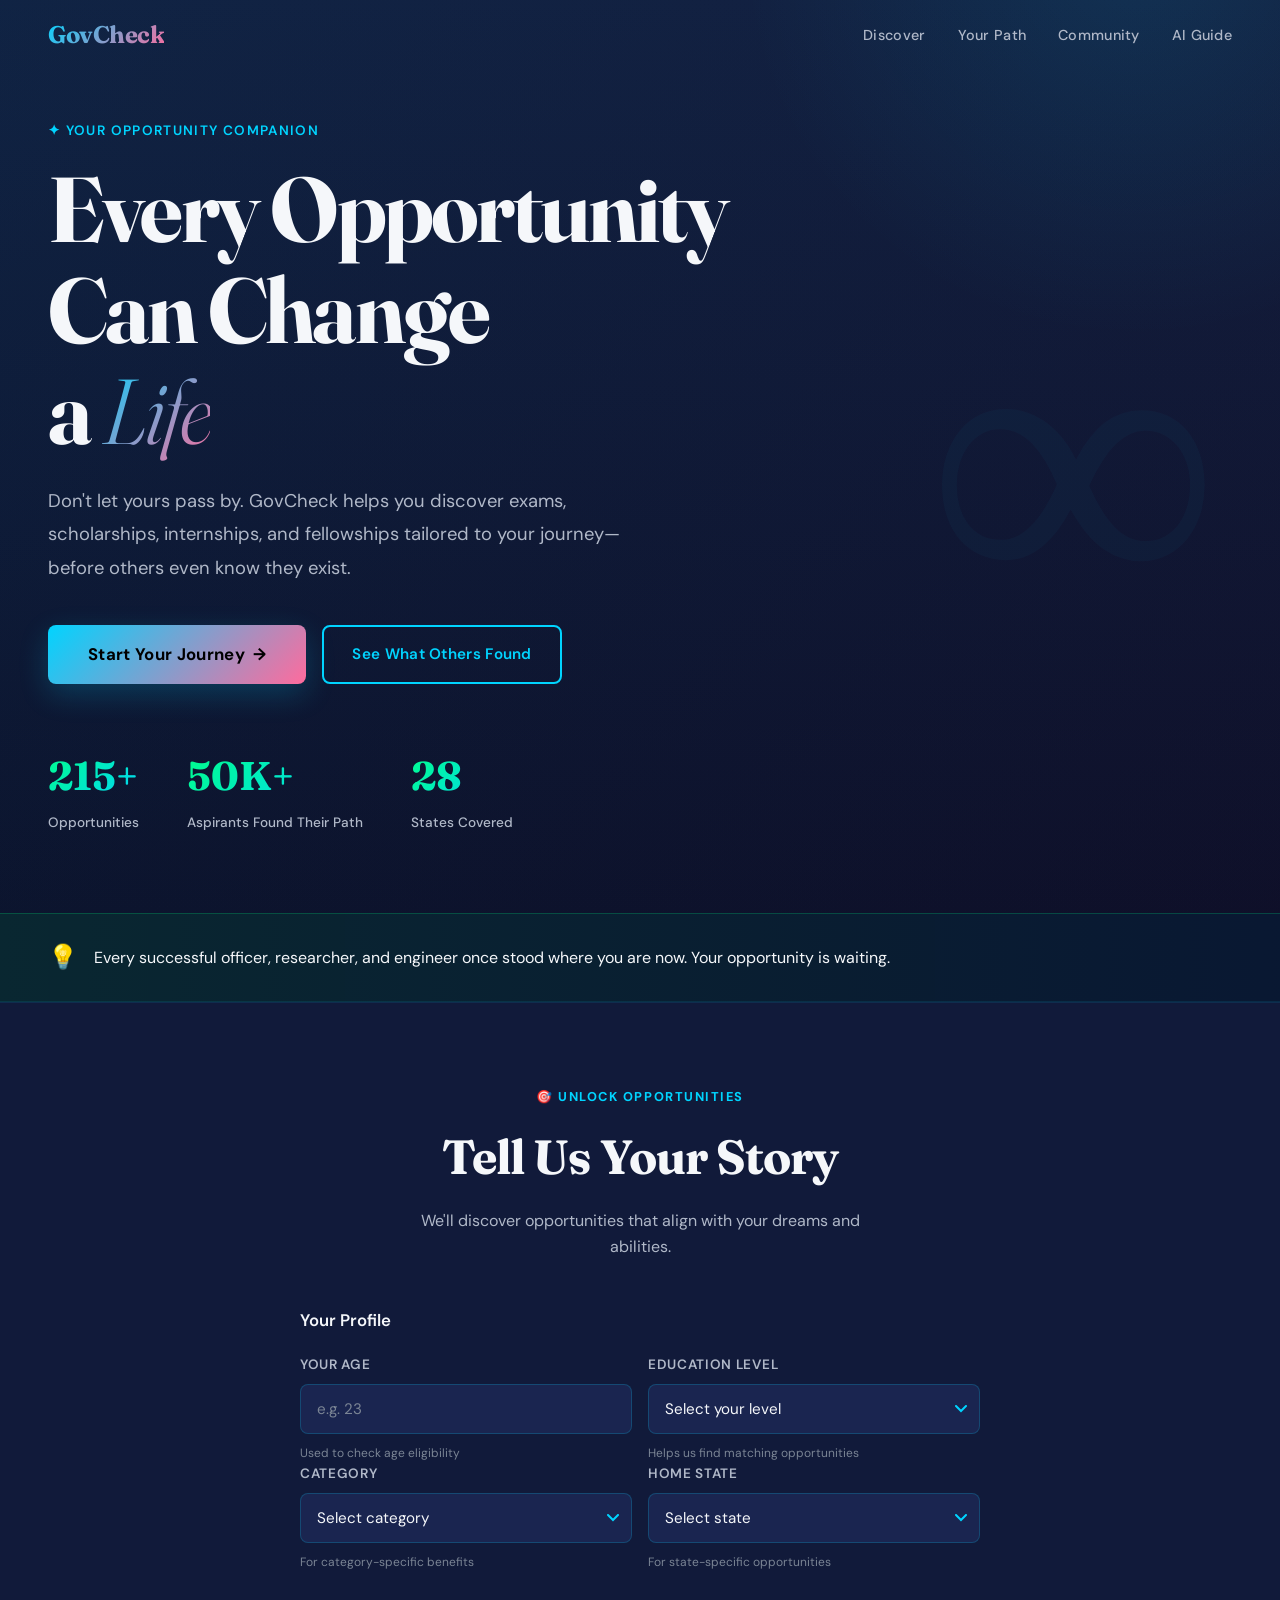
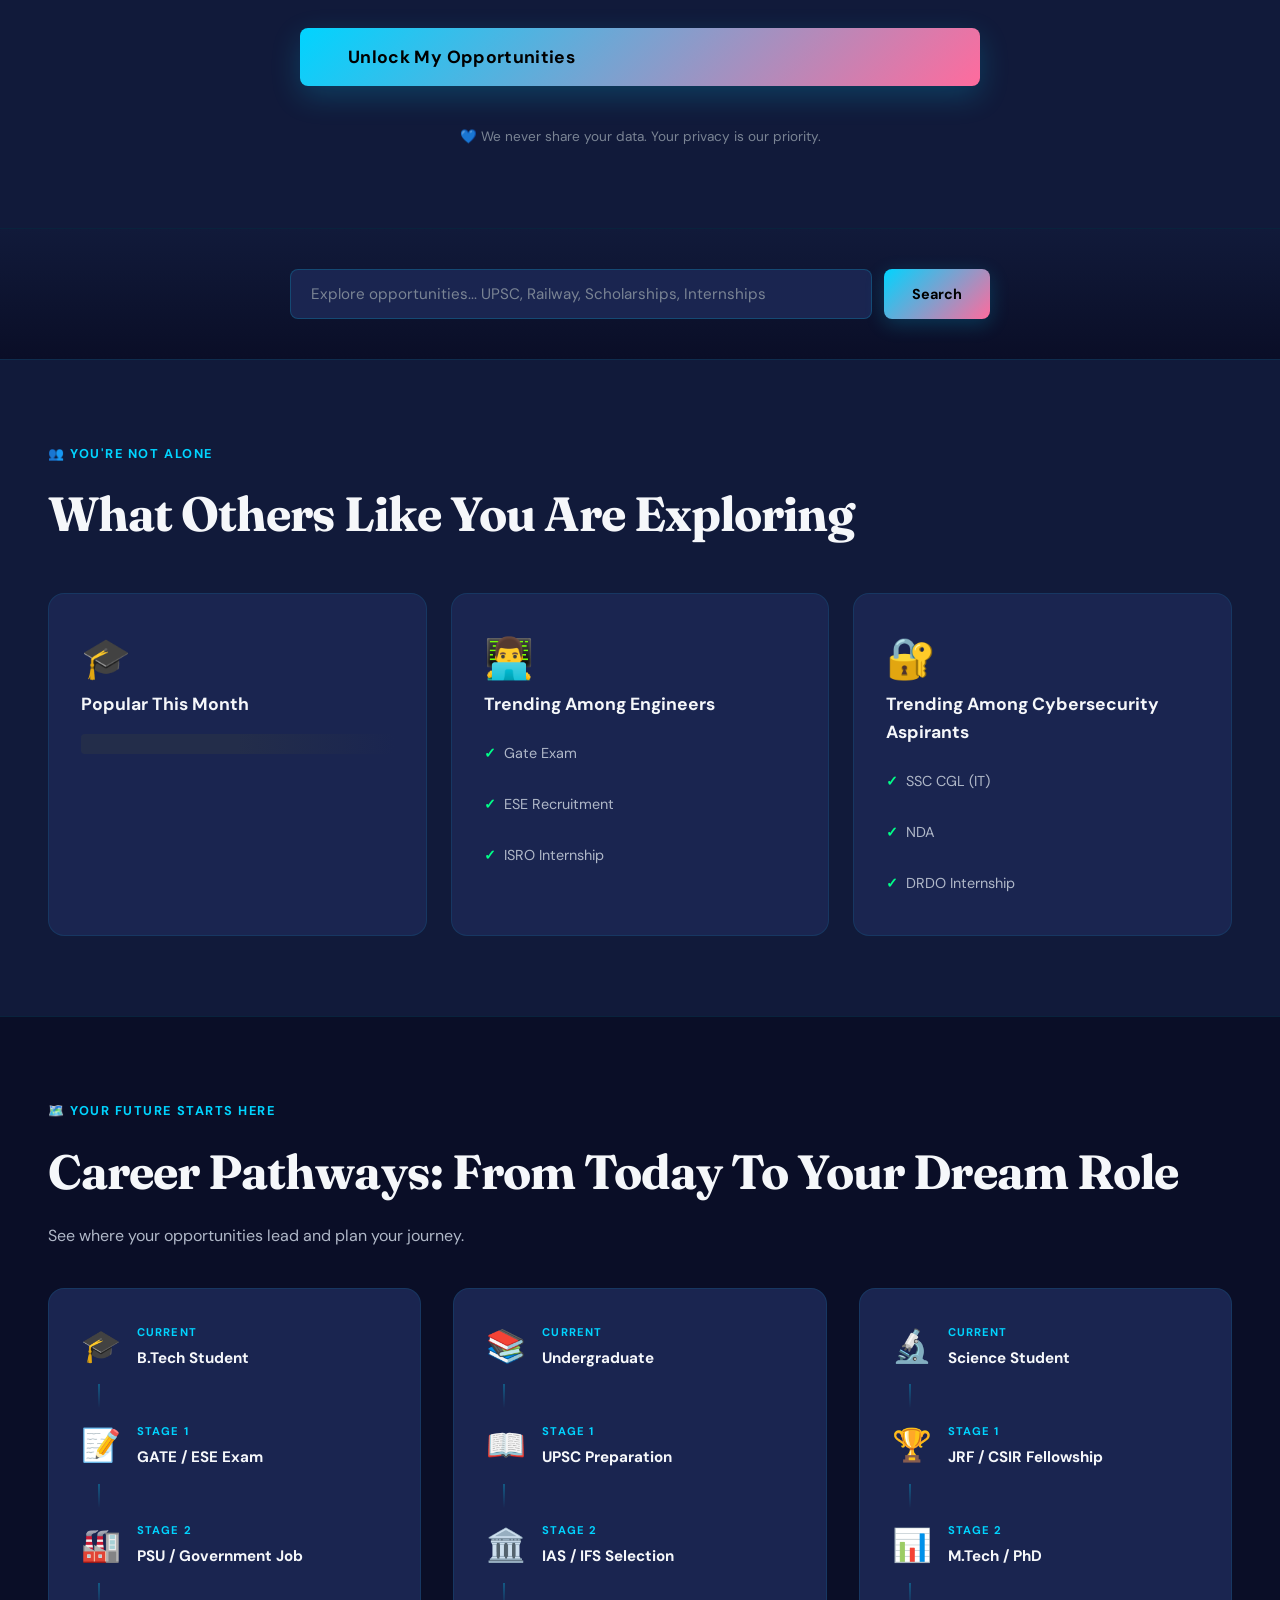
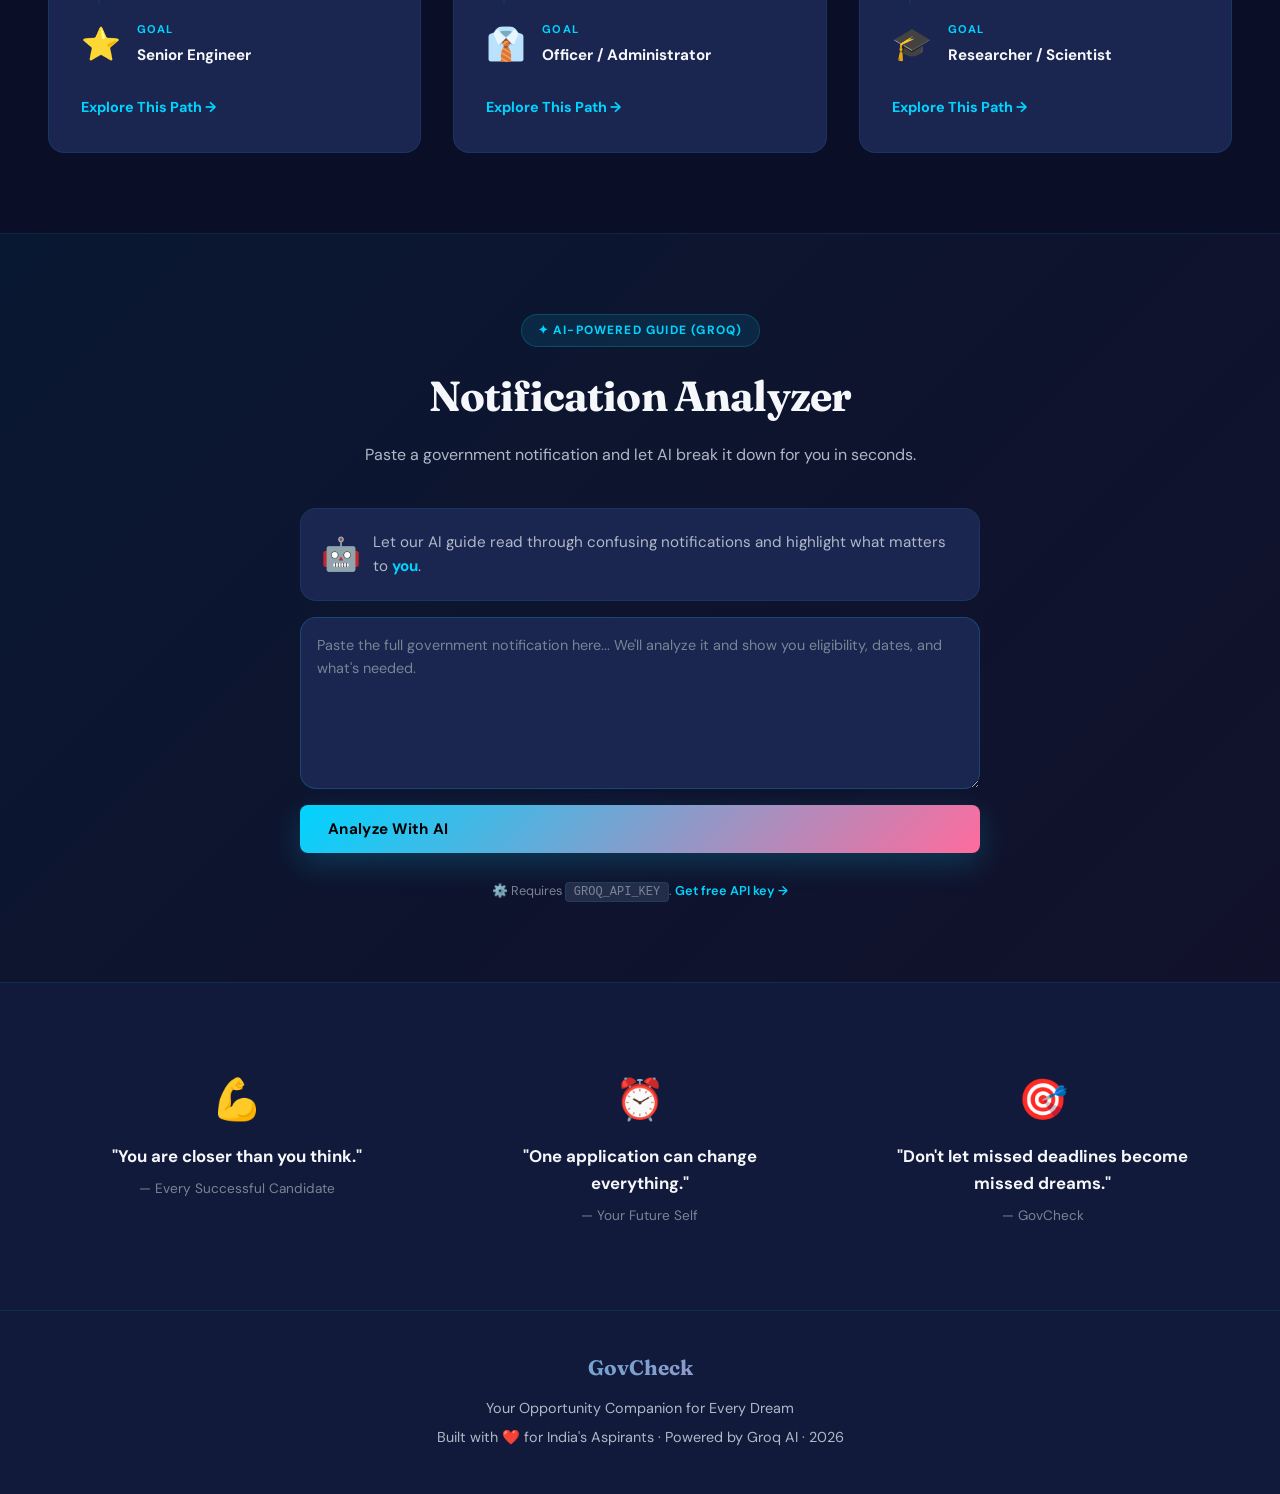
<file: templates/index.html>
<!DOCTYPE html>
<html lang="en">
<head>
    <meta charset="UTF-8" />
    <meta name="viewport" content="width=device-width, initial-scale=1.0" />
    <title>GovCheck — Your Opportunity Companion</title>
    <link rel="preconnect" href="https://fonts.googleapis.com" />
    <link href="https://fonts.googleapis.com/css2?family=Fraunces:ital,opsz,wght@0,9..144,300;0,9..144,600;0,9..144,700;1,9..144,400&family=DM+Sans:wght@300;400;500;600&display=swap" rel="stylesheet" />
    <link rel="stylesheet" href="/static/style.css" />
</head>
<body>

<!-- ══════════════════════════════════════════════════════
     NAVIGATION
     ══════════════════════════════════════════════════════ -->
<nav class="navbar" id="navbar">
    <a class="nav-brand" href="#">Gov<span>Check</span></a>
    <div class="navbar-nav">
        <a href="#discover">Discover</a>
        <a href="#roadmap">Your Path</a>
        <a href="#community">Community</a>
        <a href="#ai-tool">AI Guide</a>
    </div>
</nav>

<!-- ══════════════════════════════════════════════════════
     HERO SECTION - EMOTIONAL HOOK
     ══════════════════════════════════════════════════════ -->
<section class="hero" id="home">
    <div class="hero-overlay"></div>
    <div class="hero-bg-text">∞</div>
    <div class="hero-content">
        <p class="hero-eyebrow">✦ Your Opportunity Companion</p>
        <h1 class="hero-title">Every Opportunity Can Change<br />a <em>Life</em></h1>
        <p class="hero-sub">Don't let yours pass by. GovCheck helps you discover exams, scholarships, internships, and fellowships tailored to your journey—before others even know they exist.</p>
        
        <div class="hero-cta">
            <a href="#discover" class="btn-primary btn-lg">
                <span>Start Your Journey</span>
                <span class="arrow">→</span>
            </a>
            <a href="#community" class="btn-secondary">See What Others Found</a>
        </div>
        
        <div class="hero-stats">
            <div class="hero-stat">
                <span class="hero-stat-number">215+</span>
                <span class="hero-stat-label">Opportunities</span>
            </div>
            <div class="hero-stat">
                <span class="hero-stat-number">50K+</span>
                <span class="hero-stat-label">Aspirants Found Their Path</span>
            </div>
            <div class="hero-stat">
                <span class="hero-stat-number">28</span>
                <span class="hero-stat-label">States Covered</span>
            </div>
        </div>
    </div>
</section>

<!-- ══════════════════════════════════════════════════════
     MOTIVATIONAL BANNER
     ══════════════════════════════════════════════════════ -->
<section class="motivation-banner">
    <div class="motivation-content">
        <span class="motivation-icon">💡</span>
        <p class="motivation-text">Every successful officer, researcher, and engineer once stood where you are now. Your opportunity is waiting.</p>
    </div>
</section>

<!-- ══════════════════════════════════════════════════════
     OPPORTUNITY DISCOVERY FORM
     ══════════════════════════════════════════════════════ -->
<section class="form-section" id="discover">
    <div class="form-container">
        <div class="form-header">
            <p class="section-eyebrow">🎯 Unlock Opportunities</p>
            <h2>Tell Us Your Story</h2>
            <p class="form-sub">We'll discover opportunities that align with your dreams and abilities.</p>
        </div>

        <form id="eligibility-form" class="eligibility-form">
            <!-- Profile Section -->
            <div class="form-section-group">
                <h3 class="form-section-title">Your Profile</h3>
                
                <div class="form-row">
                    <div class="form-group">
                        <label for="age">Your Age</label>
                        <input type="number" id="age" name="age" placeholder="e.g. 23" min="10" max="60" required />
                        <span class="form-hint">Used to check age eligibility</span>
                    </div>
                    <div class="form-group">
                        <label for="status">Education Level</label>
                        <select id="status" name="status" required>
                            <option value="">Select your level</option>
                            <option value="10th">10th Pass</option>
                            <option value="12th">12th Pass</option>
                            <option value="graduation">Undergraduate (Pursuing/Completed)</option>
                            <option value="post-graduation">Postgraduate</option>
                        </select>
                        <span class="form-hint">Helps us find matching opportunities</span>
                    </div>
                </div>

                <div class="form-row">
                    <div class="form-group">
                        <label for="category">Category</label>
                        <select id="category" name="category" required>
                            <option value="">Select category</option>
                            <option value="general">General</option>
                            <option value="obc">OBC</option>
                            <option value="sc">SC</option>
                            <option value="st">ST</option>
                        </select>
                        <span class="form-hint">For category-specific benefits</span>
                    </div>
                    <div class="form-group">
                        <label for="state">Home State</label>
                        <select id="state" name="state" required>
                            <option value="">Select state</option>
                            <option value="andhra_pradesh">Andhra Pradesh</option>
                            <option value="arunachal_pradesh">Arunachal Pradesh</option>
                            <option value="assam">Assam</option>
                            <option value="bihar">Bihar</option>
                            <option value="chhattisgarh">Chhattisgarh</option>
                            <option value="goa">Goa</option>
                            <option value="gujarat">Gujarat</option>
                            <option value="haryana">Haryana</option>
                            <option value="himachal_pradesh">Himachal Pradesh</option>
                            <option value="jharkhand">Jharkhand</option>
                            <option value="karnataka">Karnataka</option>
                            <option value="kerala">Kerala</option>
                            <option value="madhya_pradesh">Madhya Pradesh</option>
                            <option value="maharashtra">Maharashtra</option>
                            <option value="manipur">Manipur</option>
                            <option value="meghalaya">Meghalaya</option>
                            <option value="mizoram">Mizoram</option>
                            <option value="nagaland">Nagaland</option>
                            <option value="odisha">Odisha</option>
                            <option value="punjab">Punjab</option>
                            <option value="rajasthan">Rajasthan</option>
                            <option value="sikkim">Sikkim</option>
                            <option value="tamil_nadu">Tamil Nadu</option>
                            <option value="telangana">Telangana</option>
                            <option value="tripura">Tripura</option>
                            <option value="uttar_pradesh">Uttar Pradesh</option>
                            <option value="uttarakhand">Uttarakhand</option>
                            <option value="west_bengal">West Bengal</option>
                            <option value="delhi">Delhi</option>
                            <option value="jammu_kashmir">Jammu & Kashmir</option>
                            <option value="ladakh">Ladakh</option>
                        </select>
                        <span class="form-hint">For state-specific opportunities</span>
                    </div>
                </div>
            </div>

            <div id="error-msg" class="error-msg"></div>
            
            <button type="submit" class="btn-primary full-width btn-xl" id="find-btn">
                <span>Unlock My Opportunities</span>
            </button>

            <p class="form-footer-text">💙 We never share your data. Your privacy is our priority.</p>
        </form>
    </div>
</section>

<!-- ══════════════════════════════════════════════════════
     SEARCH SECTION
     ══════════════════════════════════════════════════════ -->
<section class="search-section">
    <div class="search-wrap">
        <input id="global-search" type="text" placeholder="Explore opportunities... UPSC, Railway, Scholarships, Internships" autocomplete="off" />
        <button id="search-btn">Search</button>
    </div>
    <div id="search-results" class="search-results hidden"></div>
</section>

<!-- ══════════════════════════════════════════════════════
     RESULTS SECTION - UNLOCKED OPPORTUNITIES
     ══════════════════════════════════════════════════════ -->
<section class="results-section hidden" id="results-section">
    <div class="results-hero">
        <div id="personalized-greeting" class="personalized-greeting">
            <span class="greeting-icon">🎉</span>
            <h2 id="greeting-text"></h2>
            <p id="greeting-subtext"></p>
        </div>
    </div>

    <div class="results-header">
        <div>
            <p class="section-eyebrow">🔓 Your Unlocked Opportunities</p>
            <h2 id="result-count">Loading...</h2>
        </div>
        <div class="filter-tabs">
            <button class="filter-tab active" data-filter="all">All</button>
            <button class="filter-tab" data-filter="central">Central</button>
            <button class="filter-tab" data-filter="state">State</button>
        </div>
    </div>

    <!-- Opportunity Highlights -->
    <div class="opportunity-highlights">
        <div class="highlight-card">
            <span class="highlight-icon">⚡</span>
            <div>
                <div class="highlight-label">Perfect Matches</div>
                <div id="perfect-matches" class="highlight-count">-</div>
            </div>
        </div>
        <div class="highlight-card">
            <span class="highlight-icon">⏰</span>
            <div>
                <div class="highlight-label">Closing Soon</div>
                <div id="closing-soon" class="highlight-count">-</div>
            </div>
        </div>
        <div class="highlight-card">
            <span class="highlight-icon">🆕</span>
            <div>
                <div class="highlight-label">Recently Added</div>
                <div id="recently-added" class="highlight-count">-</div>
            </div>
        </div>
    </div>

    <div id="no-results" class="no-results hidden">
        <div class="no-results-icon">🌟</div>
        <h3>Hmm, No Direct Matches Found</h3>
        <p>But don't worry! Expand your search or check back tomorrow—new opportunities are added regularly.</p>
        <a href="#home" class="btn-primary">Try Different Filters</a>
    </div>

    <div class="results-columns">
        <div id="central-wrapper" class="results-column">
            <h3 class="column-heading">🏛️ Central Government</h3>
            <p class="column-subtitle">Pan-India opportunities</p>
            <div id="central-list"></div>
        </div>
        <div id="state-wrapper" class="results-column">
            <h3 class="column-heading">🗺️ State Government</h3>
            <p class="column-subtitle">Local to your state</p>
            <div id="state-list"></div>
        </div>
    </div>
</section>

<!-- ══════════════════════════════════════════════════════
     WHAT YOU MIGHT BE MISSING
     ══════════════════════════════════════════════════════ -->
<section class="opportunity-radar hidden" id="opportunity-radar">
    <div class="radar-container">
        <p class="section-eyebrow">🎁 What You Might Be Missing</p>
        <h2>Hidden Opportunities You Qualify For</h2>
        <p class="radar-subtitle">These opportunities are less known but could be perfect for you.</p>
        
        <div id="hidden-opportunities" class="hidden-opportunities-grid">
            <!-- Populated dynamically -->
        </div>
    </div>
</section>

<!-- ══════════════════════════════════════════════════════
     COMMUNITY INSIGHTS
     ══════════════════════════════════════════════════════ -->
<section class="community-section" id="community">
    <div class="community-container">
        <p class="section-eyebrow">👥 You're Not Alone</p>
        <h2>What Others Like You Are Exploring</h2>

        <div class="community-grid">
            <div class="community-card">
                <span class="community-icon">🎓</span>
                <h3>Popular This Month</h3>
                <div id="trending-opportunities" class="community-list">
                    <div class="loading-skeleton"></div>
                </div>
            </div>

            <div class="community-card">
                <span class="community-icon">👨‍💻</span>
                <h3>Trending Among Engineers</h3>
                <div class="community-list">
                    <div class="community-item">Gate Exam</div>
                    <div class="community-item">ESE Recruitment</div>
                    <div class="community-item">ISRO Internship</div>
                </div>
            </div>

            <div class="community-card">
                <span class="community-icon">🔐</span>
                <h3>Trending Among Cybersecurity Aspirants</h3>
                <div class="community-list">
                    <div class="community-item">SSC CGL (IT)</div>
                    <div class="community-item">NDA</div>
                    <div class="community-item">DRDO Internship</div>
                </div>
            </div>
        </div>
    </div>
</section>

<!-- ══════════════════════════════════════════════════════
     CAREER ROADMAPS
     ══════════════════════════════════════════════════════ -->
<section class="roadmap-section" id="roadmap">
    <div class="roadmap-container">
        <p class="section-eyebrow">🗺️ Your Future Starts Here</p>
        <h2>Career Pathways: From Today To Your Dream Role</h2>
        <p class="roadmap-subtitle">See where your opportunities lead and plan your journey.</p>

        <div class="roadmaps-grid">
            <!-- Roadmap 1: Engineering -->
            <div class="roadmap-card">
                <div class="roadmap-path">
                    <div class="roadmap-step">
                        <div class="step-icon">🎓</div>
                        <div class="step-content">
                            <p class="step-label">Current</p>
                            <p class="step-title">B.Tech Student</p>
                        </div>
                    </div>
                    <div class="step-connector"></div>
                    <div class="roadmap-step">
                        <div class="step-icon">📝</div>
                        <div class="step-content">
                            <p class="step-label">Stage 1</p>
                            <p class="step-title">GATE / ESE Exam</p>
                        </div>
                    </div>
                    <div class="step-connector"></div>
                    <div class="roadmap-step">
                        <div class="step-icon">🏭</div>
                        <div class="step-content">
                            <p class="step-label">Stage 2</p>
                            <p class="step-title">PSU / Government Job</p>
                        </div>
                    </div>
                    <div class="step-connector"></div>
                    <div class="roadmap-step">
                        <div class="step-icon">⭐</div>
                        <div class="step-content">
                            <p class="step-label">Goal</p>
                            <p class="step-title">Senior Engineer</p>
                        </div>
                    </div>
                </div>
                <a href="#" class="roadmap-link">Explore This Path →</a>
            </div>

            <!-- Roadmap 2: Civil Services -->
            <div class="roadmap-card">
                <div class="roadmap-path">
                    <div class="roadmap-step">
                        <div class="step-icon">📚</div>
                        <div class="step-content">
                            <p class="step-label">Current</p>
                            <p class="step-title">Undergraduate</p>
                        </div>
                    </div>
                    <div class="step-connector"></div>
                    <div class="roadmap-step">
                        <div class="step-icon">📖</div>
                        <div class="step-content">
                            <p class="step-label">Stage 1</p>
                            <p class="step-title">UPSC Preparation</p>
                        </div>
                    </div>
                    <div class="step-connector"></div>
                    <div class="roadmap-step">
                        <div class="step-icon">🏛️</div>
                        <div class="step-content">
                            <p class="step-label">Stage 2</p>
                            <p class="step-title">IAS / IFS Selection</p>
                        </div>
                    </div>
                    <div class="step-connector"></div>
                    <div class="roadmap-step">
                        <div class="step-icon">👔</div>
                        <div class="step-content">
                            <p class="step-label">Goal</p>
                            <p class="step-title">Officer / Administrator</p>
                        </div>
                    </div>
                </div>
                <a href="#" class="roadmap-link">Explore This Path →</a>
            </div>

            <!-- Roadmap 3: Research -->
            <div class="roadmap-card">
                <div class="roadmap-path">
                    <div class="roadmap-step">
                        <div class="step-icon">🔬</div>
                        <div class="step-content">
                            <p class="step-label">Current</p>
                            <p class="step-title">Science Student</p>
                        </div>
                    </div>
                    <div class="step-connector"></div>
                    <div class="roadmap-step">
                        <div class="step-icon">🏆</div>
                        <div class="step-content">
                            <p class="step-label">Stage 1</p>
                            <p class="step-title">JRF / CSIR Fellowship</p>
                        </div>
                    </div>
                    <div class="step-connector"></div>
                    <div class="roadmap-step">
                        <div class="step-icon">📊</div>
                        <div class="step-content">
                            <p class="step-label">Stage 2</p>
                            <p class="step-title">M.Tech / PhD</p>
                        </div>
                    </div>
                    <div class="step-connector"></div>
                    <div class="roadmap-step">
                        <div class="step-icon">🎓</div>
                        <div class="step-content">
                            <p class="step-label">Goal</p>
                            <p class="step-title">Researcher / Scientist</p>
                        </div>
                    </div>
                </div>
                <a href="#" class="roadmap-link">Explore This Path →</a>
            </div>
        </div>
    </div>
</section>

<!-- ══════════════════════════════════════════════════════
     AI GUIDE SECTION
     ══════════════════════════════════════════════════════ -->
<section class="ai-section" id="ai-tool">
    <div class="ai-container">
        <div class="ai-header">
            <span class="ai-badge">✦ AI-Powered Guide (Groq)</span>
            <h2>Notification Analyzer</h2>
            <p>Paste a government notification and let AI break it down for you in seconds.</p>
        </div>

        <div class="ai-body">
            <div class="ai-intro">
                <span class="ai-icon">🤖</span>
                <p>Let our AI guide read through confusing notifications and highlight what matters to <strong>you</strong>.</p>
            </div>

            <textarea id="ai-input" placeholder="Paste the full government notification here... We'll analyze it and show you eligibility, dates, and what's needed." rows="6"></textarea>
            <button id="ai-btn" class="btn-primary">Analyze With AI</button>
            
            <div id="ai-result" class="ai-result hidden"></div>
            
            <p class="ai-note">⚙️ Requires <code>GROQ_API_KEY</code>. <a href="https://console.groq.com/keys" target="_blank">Get free API key →</a></p>
        </div>
    </div>
</section>

<!-- ══════════════════════════════════════════════════════
     MOTIVATIONAL SECTION
     ══════════════════════════════════════════════════════ -->
<section class="motivation-section">
    <div class="motivation-grid">
        <div class="motivation-item">
            <span class="motivation-emoji">💪</span>
            <p class="motivation-quote">"You are closer than you think."</p>
            <p class="motivation-author">— Every Successful Candidate</p>
        </div>
        <div class="motivation-item">
            <span class="motivation-emoji">⏰</span>
            <p class="motivation-quote">"One application can change everything."</p>
            <p class="motivation-author">— Your Future Self</p>
        </div>
        <div class="motivation-item">
            <span class="motivation-emoji">🎯</span>
            <p class="motivation-quote">"Don't let missed deadlines become missed dreams."</p>
            <p class="motivation-author">— GovCheck</p>
        </div>
    </div>
</section>

<!-- ══════════════════════════════════════════════════════
     FOOTER
     ══════════════════════════════════════════════════════ -->
<footer class="footer">
    <div class="footer-inner">
        <div class="footer-brand">Gov<span>Check</span></div>
        <p>Your Opportunity Companion for Every Dream</p>
        <p class="footer-sub">Built with ❤️ for India's Aspirants · Powered by Groq AI · 2026</p>
    </div>
</footer>

<script src="/static/script.js"></script>
<script src="/static/emotional-design.js"></script>
</body>
</html>
</file>
<file: static/style.css>
/* ═══════════════════════════════════════════════════════════════════════════════
   GOVCHECK REDESIGN: Emotional & Aspirational Design
   Theme: Opportunity Companion | Hopeful, Professional, Trustworthy
   ═══════════════════════════════════════════════════════════════════════════════ */

:root {
  /* Core Colors */
  --bg: #0a0e27;                    /* Deep blue-black */
  --surface: #111a3a;
  --surface-2: #1a2550;
  --surface-3: #232d4a;
  
  /* Accent Colors - Hopeful & Aspirational */
  --accent-primary: #00d4ff;        /* Bright cyan - discovery */
  --accent-secondary: #ff6b9d;      /* Coral pink - opportunity */
  --accent-tertiary: #00ff88;       /* Neon green - success */
  --accent-gold: #ffd700;           /* Gold - achievement */
  
  /* Text */
  --text: #f5f7fa;
  --text-muted: #b0b8c8;
  --text-faint: #7a8494;
  
  /* Status Colors */
  --green: #00ff88;
  --yellow: #ffa500;
  --red: #ff4757;
  --blue: #00d4ff;
  
  /* Gradients */
  --gradient-1: linear-gradient(135deg, #00d4ff 0%, #ff6b9d 100%);
  --gradient-2: linear-gradient(135deg, #00ff88 0%, #00d4ff 100%);
  --gradient-3: linear-gradient(180deg, #111a3a 0%, #0a0e27 100%);
  
  /* Spacing & Sizing */
  --radius: 16px;
  --radius-sm: 8px;
  --radius-lg: 24px;
  
  --shadow: 0 10px 40px rgba(0, 0, 0, 0.3);
  --shadow-lg: 0 20px 60px rgba(0, 212, 255, 0.1);
  --shadow-md: 0 4px 20px rgba(0, 0, 0, 0.2);
  
  --transition: 0.3s cubic-bezier(0.4, 0, 0.2, 1);
  
  /* Typography */
  --font-display: 'Fraunces', Georgia, serif;
  --font-body: 'DM Sans', sans-serif;
}

* {
  margin: 0;
  padding: 0;
  box-sizing: border-box;
}

html {
  scroll-behavior: smooth;
}

body {
  background: var(--bg);
  color: var(--text);
  font-family: var(--font-body);
  font-size: 16px;
  line-height: 1.6;
  min-height: 100vh;
  overflow-x: hidden;
}

/* ═══════════════════════════════════════════════════════════════════════════════
   SCROLLBAR
   ═══════════════════════════════════════════════════════════════════════════════ */
::-webkit-scrollbar {
  width: 8px;
}

::-webkit-scrollbar-track {
  background: var(--surface);
}

::-webkit-scrollbar-thumb {
  background: var(--accent-primary);
  border-radius: 4px;
}

::-webkit-scrollbar-thumb:hover {
  background: var(--accent-secondary);
}

/* ═══════════════════════════════════════════════════════════════════════════════
   NAVBAR
   ═══════════════════════════════════════════════════════════════════════════════ */
.navbar {
  position: fixed;
  top: 0;
  left: 0;
  right: 0;
  z-index: 1000;
  display: flex;
  align-items: center;
  justify-content: space-between;
  padding: 16px 48px;
  background: transparent;
  transition: all var(--transition);
}

.navbar.scrolled {
  background: rgba(10, 14, 39, 0.95);
  border-bottom: 1px solid rgba(0, 212, 255, 0.1);
  backdrop-filter: blur(10px);
  box-shadow: 0 4px 20px rgba(0, 0, 0, 0.3);
}

.nav-brand {
  font-family: var(--font-display);
  font-size: 1.5rem;
  font-weight: 700;
  letter-spacing: -0.02em;
  background: var(--gradient-1);
  -webkit-background-clip: text;
  -webkit-text-fill-color: transparent;
  background-clip: text;
  text-decoration: none;
}

.nav-brand span {
  color: var(--accent-secondary);
}

.navbar-nav {
  display: flex;
  gap: 32px;
  align-items: center;
}

.navbar-nav a {
  color: var(--text-muted);
  font-size: 0.9rem;
  font-weight: 500;
  letter-spacing: 0.02em;
  text-decoration: none;
  transition: all var(--transition);
  position: relative;
}

.navbar-nav a:hover,
.navbar-nav a.active {
  color: var(--accent-primary);
}

.navbar-nav a::after {
  content: '';
  position: absolute;
  bottom: -4px;
  left: 0;
  width: 0;
  height: 2px;
  background: var(--accent-primary);
  transition: width var(--transition);
}

.navbar-nav a:hover::after,
.navbar-nav a.active::after {
  width: 100%;
}

/* ═══════════════════════════════════════════════════════════════════════════════
   HERO SECTION - EMOTIONAL CORE
   ═══════════════════════════════════════════════════════════════════════════════ */
.hero {
  position: relative;
  min-height: 100vh;
  display: flex;
  flex-direction: column;
  justify-content: center;
  align-items: flex-start;
  padding: 120px 48px 80px;
  overflow: hidden;
  background: var(--gradient-3);
}

.hero::before {
  content: '';
  position: absolute;
  top: -50%;
  right: -20%;
  width: 800px;
  height: 800px;
  background: radial-gradient(circle, rgba(0, 212, 255, 0.1) 0%, transparent 70%);
  animation: float 6s ease-in-out infinite;
  z-index: 0;
}

@keyframes float {
  0%, 100% {
    transform: translateY(0);
  }
  50% {
    transform: translateY(30px);
  }
}

.hero-overlay {
  position: absolute;
  inset: 0;
  background: linear-gradient(135deg, rgba(0, 212, 255, 0.05) 0%, rgba(255, 107, 157, 0.02) 100%);
  pointer-events: none;
}

.hero-bg-text {
  position: absolute;
  right: 5%;
  top: 50%;
  transform: translateY(-50%);
  font-family: var(--font-display);
  font-size: 400px;
  font-weight: 700;
  color: rgba(0, 212, 255, 0.03);
  user-select: none;
  pointer-events: none;
  line-height: 1;
}

.hero-content {
  max-width: 700px;
  position: relative;
  z-index: 1;
}

.hero-eyebrow {
  font-size: 0.85rem;
  font-weight: 600;
  letter-spacing: 0.1em;
  text-transform: uppercase;
  color: var(--accent-primary);
  margin-bottom: 16px;
  display: flex;
  align-items: center;
  gap: 8px;
}

.hero-title {
  font-family: var(--font-display);
  font-size: clamp(52px, 8vw, 92px);
  font-weight: 700;
  line-height: 1.1;
  letter-spacing: -0.03em;
  color: var(--text);
  margin-bottom: 24px;
}

.hero-title em {
  font-style: italic;
  background: var(--gradient-1);
  -webkit-background-clip: text;
  -webkit-text-fill-color: transparent;
  background-clip: text;
  font-weight: 300;
}

.hero-sub {
  font-size: 1.15rem;
  color: var(--text-muted);
  max-width: 600px;
  margin-bottom: 40px;
  line-height: 1.8;
}

.hero-cta {
  display: flex;
  gap: 16px;
  flex-wrap: wrap;
  margin-bottom: 60px;
}

.btn-lg {
  padding: 16px 40px !important;
  font-size: 1.05rem !important;
}

.btn-primary {
  display: inline-flex;
  align-items: center;
  gap: 8px;
  background: var(--gradient-1);
  color: #000;
  border: none;
  border-radius: var(--radius-sm);
  padding: 14px 28px;
  font-family: var(--font-body);
  font-size: 0.95rem;
  font-weight: 700;
  letter-spacing: 0.02em;
  cursor: pointer;
  text-decoration: none;
  transition: all var(--transition);
  box-shadow: 0 10px 30px rgba(0, 212, 255, 0.2);
}

.btn-primary:hover {
  transform: translateY(-3px);
  box-shadow: 0 15px 40px rgba(0, 212, 255, 0.3);
}

.btn-primary:active {
  transform: translateY(-1px);
}

.btn-secondary {
  display: inline-flex;
  align-items: center;
  gap: 8px;
  background: transparent;
  border: 2px solid var(--accent-primary);
  color: var(--accent-primary);
  border-radius: var(--radius-sm);
  padding: 12px 28px;
  font-family: var(--font-body);
  font-size: 0.95rem;
  font-weight: 600;
  letter-spacing: 0.02em;
  cursor: pointer;
  text-decoration: none;
  transition: all var(--transition);
}

.btn-secondary:hover {
  background: rgba(0, 212, 255, 0.1);
  transform: translateY(-2px);
}

.btn-xl {
  padding: 18px 48px !important;
  font-size: 1.1rem !important;
}

.btn-ghost {
  color: var(--text-muted);
  font-size: 0.95rem;
  font-weight: 500;
  text-decoration: none;
  transition: all var(--transition);
  display: inline-flex;
  align-items: center;
  gap: 8px;
}

.btn-ghost:hover {
  color: var(--text);
  gap: 12px;
}

/* Hero Stats */
.hero-stats {
  display: flex;
  gap: 48px;
  flex-wrap: wrap;
}

.hero-stat {
  display: flex;
  flex-direction: column;
}

.hero-stat-number {
  font-family: var(--font-display);
  font-size: 2.5rem;
  font-weight: 700;
  background: var(--gradient-2);
  -webkit-background-clip: text;
  -webkit-text-fill-color: transparent;
  background-clip: text;
}

.hero-stat-label {
  font-size: 0.85rem;
  color: var(--text-muted);
  margin-top: 4px;
  font-weight: 500;
}

/* ═══════════════════════════════════════════════════════════════════════════════
   MOTIVATION BANNER
   ═══════════════════════════════════════════════════════════════════════════════ */
.motivation-banner {
  padding: 24px 48px;
  background: linear-gradient(90deg, rgba(0, 255, 136, 0.1) 0%, rgba(0, 212, 255, 0.05) 100%);
  border-top: 1px solid rgba(0, 255, 136, 0.2);
  border-bottom: 1px solid rgba(0, 212, 255, 0.1);
}

.motivation-content {
  max-width: 1200px;
  margin: 0 auto;
  display: flex;
  align-items: center;
  gap: 16px;
}

.motivation-icon {
  font-size: 1.5rem;
  flex-shrink: 0;
}

.motivation-text {
  font-size: 1rem;
  color: var(--text);
  margin: 0;
}

/* ═══════════════════════════════════════════════════════════════════════════════
   FORM SECTION
   ═══════════════════════════════════════════════════════════════════════════════ */
.form-section {
  padding: 80px 48px;
  background: var(--surface);
  border-top: 1px solid rgba(0, 212, 255, 0.1);
}

.form-container {
  max-width: 680px;
  margin: 0 auto;
}

.form-header {
  margin-bottom: 48px;
  text-align: center;
}

.section-eyebrow {
  font-size: 0.8rem;
  font-weight: 700;
  letter-spacing: 0.12em;
  text-transform: uppercase;
  color: var(--accent-primary);
  margin-bottom: 12px;
  display: inline-block;
}

.form-header h2 {
  font-family: var(--font-display);
  font-size: clamp(36px, 5vw, 48px);
  font-weight: 700;
  letter-spacing: -0.02em;
  color: var(--text);
  margin-bottom: 12px;
}

.form-sub {
  color: var(--text-muted);
  font-size: 1rem;
  max-width: 500px;
  margin: 0 auto;
}

/* Form Styling */
.form-section-group {
  margin-bottom: 32px;
}

.form-section-title {
  font-size: 1.05rem;
  font-weight: 600;
  color: var(--text);
  margin-bottom: 20px;
  display: flex;
  align-items: center;
  gap: 8px;
}

.eligibility-form {
  display: flex;
  flex-direction: column;
  gap: 24px;
}

.form-row {
  display: grid;
  grid-template-columns: 1fr 1fr;
  gap: 16px;
}

.form-group {
  display: flex;
  flex-direction: column;
  gap: 8px;
}

.form-group label {
  font-size: 0.85rem;
  font-weight: 600;
  letter-spacing: 0.05em;
  text-transform: uppercase;
  color: var(--text-muted);
}

.form-group input,
.form-group select {
  background: var(--surface-2);
  border: 1.5px solid rgba(0, 212, 255, 0.2);
  border-radius: var(--radius-sm);
  padding: 14px 16px;
  color: var(--text);
  font-family: var(--font-body);
  font-size: 0.95rem;
  outline: none;
  transition: all var(--transition);
  appearance: none;
  -webkit-appearance: none;
}

.form-group select {
  background-image: url("data:image/svg+xml,%3Csvg xmlns='http://www.w3.org/2000/svg' width='12' height='8' fill='none' viewBox='0 0 12 8'%3E%3Cpath stroke='%2300d4ff' stroke-linecap='round' stroke-width='2' d='m1 1 5 5 5-5'/%3E%3C/svg%3E");
  background-repeat: no-repeat;
  background-position: right 12px center;
  padding-right: 40px;
}

.form-group input:focus,
.form-group select:focus {
  border-color: var(--accent-primary);
  background: var(--surface-3);
  box-shadow: 0 0 0 3px rgba(0, 212, 255, 0.1);
}

.form-group input::placeholder {
  color: var(--text-faint);
}

.form-group select option {
  background: var(--surface-2);
  color: var(--text);
}

.form-hint {
  font-size: 0.75rem;
  color: var(--text-faint);
  margin-top: 2px;
}

.error-msg {
  background: rgba(255, 71, 87, 0.1);
  border: 1px solid rgba(255, 71, 87, 0.3);
  color: #ff7a8f;
  padding: 12px 16px;
  border-radius: var(--radius-sm);
  font-size: 0.9rem;
  display: none;
  margin-bottom: 16px;
  animation: slideIn 0.3s ease;
}

.error-msg.show {
  display: block;
}

@keyframes slideIn {
  from {
    opacity: 0;
    transform: translateY(-10px);
  }
  to {
    opacity: 1;
    transform: translateY(0);
  }
}

.form-footer-text {
  text-align: center;
  font-size: 0.85rem;
  color: var(--text-faint);
  margin-top: 16px;
}

/* ═══════════════════════════════════════════════════════════════════════════════
   SEARCH SECTION
   ═══════════════════════════════════════════════════════════════════════════════ */
.search-section {
  padding: 40px 48px;
  background: linear-gradient(180deg, var(--surface) 0%, var(--bg) 100%);
  border-top: 1px solid rgba(0, 212, 255, 0.1);
}

.search-wrap {
  display: flex;
  gap: 12px;
  max-width: 700px;
  margin: 0 auto;
}

.search-wrap input {
  flex: 1;
  background: var(--surface-2);
  border: 1.5px solid rgba(0, 212, 255, 0.2);
  border-radius: var(--radius-sm);
  padding: 14px 20px;
  color: var(--text);
  font-family: var(--font-body);
  font-size: 0.95rem;
  outline: none;
  transition: all var(--transition);
}

.search-wrap input:focus {
  border-color: var(--accent-primary);
  box-shadow: 0 0 0 3px rgba(0, 212, 255, 0.1);
}

.search-wrap input::placeholder {
  color: var(--text-faint);
}

#search-btn {
  background: var(--gradient-1);
  border: none;
  color: #000;
  border-radius: var(--radius-sm);
  padding: 14px 28px;
  cursor: pointer;
  font-family: var(--font-body);
  font-weight: 700;
  font-size: 0.9rem;
  transition: all var(--transition);
  box-shadow: 0 5px 20px rgba(0, 212, 255, 0.2);
}

#search-btn:hover {
  transform: translateY(-2px);
  box-shadow: 0 8px 25px rgba(0, 212, 255, 0.3);
}

.search-results {
  max-width: 700px;
  margin: 16px auto 0;
  background: var(--surface-2);
  border: 1px solid rgba(0, 212, 255, 0.2);
  border-radius: var(--radius);
  overflow: hidden;
  max-height: 400px;
  overflow-y: auto;
  animation: slideDown 0.3s ease;
}

.search-results.hidden {
  display: none;
}

@keyframes slideDown {
  from {
    opacity: 0;
    transform: translateY(-10px);
  }
  to {
    opacity: 1;
    transform: translateY(0);
  }
}

.search-item {
  display: flex;
  align-items: center;
  justify-content: space-between;
  padding: 14px 20px;
  border-bottom: 1px solid rgba(0, 212, 255, 0.1);
  transition: background var(--transition);
  cursor: pointer;
  text-decoration: none;
}

.search-item:last-child {
  border-bottom: none;
}

.search-item:hover {
  background: var(--surface-3);
}

.search-item-name {
  font-size: 0.9rem;
  font-weight: 500;
  color: var(--text);
}

.search-item-meta {
  font-size: 0.8rem;
  color: var(--text-faint);
}

/* ═══════════════════════════════════════════════════════════════════════════════
   PERSONALIZED GREETING
   ═══════════════════════════════════════════════════════════════════════════════ */
.results-hero {
  padding: 40px 48px;
  background: linear-gradient(135deg, rgba(0, 212, 255, 0.1) 0%, rgba(255, 107, 157, 0.05) 100%);
  border-bottom: 1px solid rgba(0, 212, 255, 0.1);
}

.personalized-greeting {
  max-width: 1200px;
  margin: 0 auto;
  display: flex;
  align-items: center;
  gap: 24px;
  text-align: center;
}

.greeting-icon {
  font-size: 3rem;
}

#greeting-text {
  font-family: var(--font-display);
  font-size: 1.8rem;
  font-weight: 700;
  color: var(--text);
  margin: 0 0 8px;
}

#greeting-subtext {
  font-size: 0.95rem;
  color: var(--text-muted);
  margin: 0;
}

/* ═══════════════════════════════════════════════════════════════════════════════
   RESULTS SECTION
   ═══════════════════════════════════════════════════════════════════════════════ */
.results-section {
  padding: 60px 48px 80px;
  background: var(--bg);
}

.results-section.hidden {
  display: none;
}

.results-header {
  display: flex;
  align-items: flex-end;
  justify-content: space-between;
  margin-bottom: 40px;
  flex-wrap: wrap;
  gap: 16px;
  max-width: 1200px;
  margin-left: auto;
  margin-right: auto;
}

.results-header h2 {
  font-family: var(--font-display);
  font-size: clamp(28px, 4vw, 42px);
  font-weight: 700;
  letter-spacing: -0.02em;
  color: var(--text);
}

.filter-tabs {
  display: flex;
  gap: 4px;
  background: var(--surface-2);
  border: 1px solid rgba(0, 212, 255, 0.1);
  border-radius: var(--radius-sm);
  padding: 4px;
}

.filter-tab {
  background: none;
  border: none;
  color: var(--text-muted);
  padding: 8px 18px;
  border-radius: 6px;
  cursor: pointer;
  font-family: var(--font-body);
  font-size: 0.85rem;
  font-weight: 600;
  letter-spacing: 0.03em;
  transition: all var(--transition);
}

.filter-tab.active {
  background: var(--gradient-1);
  color: #000;
}

.filter-tab:not(.active):hover {
  color: var(--text);
}

/* Opportunity Highlights */
.opportunity-highlights {
  display: grid;
  grid-template-columns: repeat(auto-fit, minmax(200px, 1fr));
  gap: 16px;
  margin-bottom: 40px;
  max-width: 1200px;
  margin-left: auto;
  margin-right: auto;
}

.highlight-card {
  background: var(--surface-2);
  border: 1px solid rgba(0, 212, 255, 0.2);
  border-radius: var(--radius);
  padding: 20px;
  display: flex;
  align-items: center;
  gap: 16px;
  transition: all var(--transition);
}

.highlight-card:hover {
  border-color: var(--accent-primary);
  transform: translateY(-4px);
  box-shadow: 0 10px 30px rgba(0, 212, 255, 0.1);
}

.highlight-icon {
  font-size: 2rem;
  flex-shrink: 0;
}

.highlight-label {
  font-size: 0.8rem;
  color: var(--text-faint);
  font-weight: 500;
}

.highlight-count {
  font-size: 1.8rem;
  font-weight: 700;
  color: var(--accent-primary);
}

.no-results {
  text-align: center;
  padding: 80px 24px;
}

.no-results.hidden {
  display: none;
}

.no-results-icon {
  font-size: 64px;
  margin-bottom: 16px;
}

.no-results h3 {
  font-family: var(--font-display);
  font-size: 1.5rem;
  margin-bottom: 8px;
  color: var(--text);
}

.no-results p {
  color: var(--text-muted);
  margin-bottom: 24px;
}

/* Results Columns */
.results-columns {
  display: grid;
  grid-template-columns: 1fr 1fr;
  gap: 32px;
  align-items: start;
  max-width: 1200px;
  margin: 0 auto;
}

.results-column {
}

.column-heading {
  font-size: 1.1rem;
  font-weight: 700;
  letter-spacing: -0.01em;
  color: var(--text);
  margin-bottom: 8px;
}

.column-subtitle {
  font-size: 0.85rem;
  color: var(--text-faint);
  margin-bottom: 16px;
  display: block;
  padding-bottom: 12px;
  border-bottom: 1px solid rgba(0, 212, 255, 0.1);
}

/* ═══════════════════════════════════════════════════════════════════════════════
   OPPORTUNITY CARD
   ═══════════════════════════════════════════════════════════════════════════════ */
.result-card {
  background: var(--surface-2);
  border: 1.5px solid rgba(0, 212, 255, 0.1);
  border-radius: var(--radius);
  padding: 24px;
  margin-bottom: 16px;
  transition: all var(--transition);
  animation: fadeUp 0.5s ease both;
}

.result-card:hover {
  border-color: var(--accent-primary);
  transform: translateY(-8px);
  box-shadow: 0 20px 50px rgba(0, 212, 255, 0.15);
  background: var(--surface-3);
}

@keyframes fadeUp {
  from {
    opacity: 0;
    transform: translateY(20px);
  }
  to {
    opacity: 1;
    transform: translateY(0);
  }
}

.result-header {
  display: flex;
  align-items: flex-start;
  justify-content: space-between;
  gap: 12px;
  margin-bottom: 16px;
}

.result-title {
  font-family: var(--font-display);
  font-size: 1.05rem;
  font-weight: 700;
  color: var(--text);
  line-height: 1.3;
  letter-spacing: -0.01em;
  flex: 1;
}

.result-badge {
  font-size: 0.65rem;
  font-weight: 700;
  letter-spacing: 0.08em;
  text-transform: uppercase;
  padding: 6px 12px;
  border-radius: 99px;
  white-space: nowrap;
  flex-shrink: 0;
  background: rgba(0, 212, 255, 0.1);
  color: var(--accent-primary);
  border: 1px solid rgba(0, 212, 255, 0.3);
}

/* Match Score */
.match-score {
  display: flex;
  align-items: center;
  gap: 12px;
  margin-bottom: 16px;
  padding: 12px;
  background: rgba(0, 255, 136, 0.05);
  border-radius: 8px;
  border-left: 3px solid var(--accent-tertiary);
}

.score-label {
  font-size: 0.8rem;
  font-weight: 700;
  letter-spacing: 0.05em;
  text-transform: uppercase;
  color: var(--text-muted);
}

.score-bar-track {
  flex: 1;
  height: 6px;
  background: var(--surface-3);
  border-radius: 3px;
  overflow: hidden;
}

.score-bar-fill {
  height: 100%;
  background: var(--gradient-2);
  border-radius: 3px;
  transition: width 0.6s cubic-bezier(0.34, 1.56, 0.64, 1);
}

.score-percent {
  font-size: 0.85rem;
  font-weight: 700;
  color: var(--accent-tertiary);
  min-width: 40px;
  text-align: right;
}

.result-meta {
  display: grid;
  grid-template-columns: 1fr 1fr;
  gap: 12px 16px;
  margin-bottom: 16px;
}

.result-item {
}

.result-label {
  font-size: 0.7rem;
  font-weight: 700;
  letter-spacing: 0.08em;
  text-transform: uppercase;
  color: var(--text-faint);
  display: block;
  margin-bottom: 4px;
}

.result-value {
  font-size: 0.9rem;
  color: var(--text-muted);
  font-weight: 500;
}

.result-desc {
  font-size: 0.85rem;
  color: var(--text-faint);
  line-height: 1.55;
  margin-bottom: 16px;
  display: -webkit-box;
  -webkit-line-clamp: 2;
  -webkit-box-orient: vertical;
  overflow: hidden;
}

.result-footer {
  display: flex;
  align-items: center;
  justify-content: space-between;
  flex-wrap: wrap;
  gap: 12px;
  padding-top: 12px;
  border-top: 1px solid rgba(0, 212, 255, 0.1);
}

.result-tags {
  display: flex;
  flex-wrap: wrap;
  gap: 6px;
}

.result-tag {
  font-size: 0.7rem;
  font-weight: 600;
  letter-spacing: 0.05em;
  text-transform: uppercase;
  color: var(--text-faint);
  background: var(--surface-3);
  border: 1px solid rgba(0, 212, 255, 0.1);
  padding: 4px 12px;
  border-radius: 99px;
}

.result-link {
  font-size: 0.8rem;
  font-weight: 700;
  color: var(--accent-primary);
  text-decoration: none;
  letter-spacing: 0.02em;
  transition: all var(--transition);
  display: inline-flex;
  align-items: center;
  gap: 4px;
}

.result-link:hover {
  gap: 8px;
}

.verified-badge {
  font-size: 0.75rem;
  font-weight: 700;
  color: var(--accent-tertiary);
  display: flex;
  align-items: center;
  gap: 4px;
}

.unverified-badge {
  font-size: 0.75rem;
  font-weight: 600;
  color: var(--text-faint);
  display: flex;
  align-items: center;
  gap: 4px;
}

/* ═══════════════════════════════════════════════════════════════════════════════
   OPPORTUNITY RADAR (Hidden Opportunities)
   ═══════════════════════════════════════════════════════════════════════════════ */
.opportunity-radar {
  padding: 80px 48px;
  background: linear-gradient(180deg, var(--surface) 0%, var(--bg) 100%);
  border-top: 1px solid rgba(0, 212, 255, 0.1);
}

.opportunity-radar.hidden {
  display: none;
}

.radar-container {
  max-width: 1200px;
  margin: 0 auto;
}

.radar-container h2 {
  font-family: var(--font-display);
  font-size: clamp(32px, 4vw, 48px);
  font-weight: 700;
  letter-spacing: -0.02em;
  margin-bottom: 12px;
  color: var(--text);
}

.radar-subtitle {
  font-size: 1rem;
  color: var(--text-muted);
  margin-bottom: 40px;
}

.hidden-opportunities-grid {
  display: grid;
  grid-template-columns: repeat(auto-fit, minmax(280px, 1fr));
  gap: 24px;
}

.hidden-opportunity-card {
  background: var(--surface-2);
  border: 1.5px solid rgba(255, 107, 157, 0.2);
  border-radius: var(--radius);
  padding: 24px;
  transition: all var(--transition);
  display: flex;
  flex-direction: column;
  gap: 12px;
}

.hidden-opportunity-card:hover {
  border-color: var(--accent-secondary);
  transform: translateY(-8px);
  box-shadow: 0 15px 40px rgba(255, 107, 157, 0.15);
}

.opportunity-card-icon {
  font-size: 2.5rem;
  align-self: flex-start;
}

.opportunity-card-name {
  font-size: 1rem;
  font-weight: 700;
  color: var(--text);
  margin: 0;
}

.opportunity-card-desc {
  font-size: 0.85rem;
  color: var(--text-faint);
  margin: 0;
}

.opportunity-card-meta {
  font-size: 0.8rem;
  color: var(--accent-secondary);
  font-weight: 600;
}

/* ═══════════════════════════════════════════════════════════════════════════════
   COMMUNITY SECTION
   ═══════════════════════════════════════════════════════════════════════════════ */
.community-section {
  padding: 80px 48px;
  background: var(--surface);
  border-top: 1px solid rgba(0, 212, 255, 0.1);
}

.community-container {
  max-width: 1200px;
  margin: 0 auto;
}

.community-container h2 {
  font-family: var(--font-display);
  font-size: clamp(32px, 4vw, 48px);
  font-weight: 700;
  letter-spacing: -0.02em;
  margin-bottom: 12px;
  color: var(--text);
}

.community-grid {
  display: grid;
  grid-template-columns: repeat(auto-fit, minmax(280px, 1fr));
  gap: 24px;
  margin-top: 40px;
}

.community-card {
  background: var(--surface-2);
  border: 1px solid rgba(0, 212, 255, 0.1);
  border-radius: var(--radius);
  padding: 32px;
  transition: all var(--transition);
}

.community-card:hover {
  border-color: var(--accent-primary);
  transform: translateY(-4px);
  box-shadow: 0 15px 40px rgba(0, 212, 255, 0.1);
}

.community-icon {
  font-size: 2.5rem;
  margin-bottom: 12px;
}

.community-card h3 {
  font-size: 1.1rem;
  font-weight: 700;
  color: var(--text);
  margin-bottom: 16px;
}

.community-list {
  display: flex;
  flex-direction: column;
  gap: 12px;
}

.community-item {
  font-size: 0.9rem;
  color: var(--text-muted);
  padding: 8px 0;
  display: flex;
  align-items: center;
  gap: 8px;
}

.community-item::before {
  content: '✓';
  color: var(--accent-tertiary);
  font-weight: 700;
  flex-shrink: 0;
}

/* ═══════════════════════════════════════════════════════════════════════════════
   ROADMAP SECTION
   ═══════════════════════════════════════════════════════════════════════════════ */
.roadmap-section {
  padding: 80px 48px;
  background: var(--bg);
  border-top: 1px solid rgba(0, 212, 255, 0.1);
}

.roadmap-container {
  max-width: 1200px;
  margin: 0 auto;
}

.roadmap-container h2 {
  font-family: var(--font-display);
  font-size: clamp(32px, 4vw, 48px);
  font-weight: 700;
  letter-spacing: -0.02em;
  margin-bottom: 12px;
  color: var(--text);
}

.roadmap-subtitle {
  font-size: 1rem;
  color: var(--text-muted);
  margin-bottom: 40px;
}

.roadmaps-grid {
  display: grid;
  grid-template-columns: repeat(auto-fit, minmax(320px, 1fr));
  gap: 32px;
}

.roadmap-card {
  background: var(--surface-2);
  border: 1px solid rgba(0, 212, 255, 0.1);
  border-radius: var(--radius);
  padding: 32px;
  transition: all var(--transition);
}

.roadmap-card:hover {
  border-color: var(--accent-primary);
  box-shadow: 0 20px 50px rgba(0, 212, 255, 0.15);
  transform: translateY(-8px);
}

.roadmap-path {
  margin-bottom: 24px;
  display: flex;
  flex-direction: column;
  gap: 12px;
}

.roadmap-step {
  display: flex;
  align-items: center;
  gap: 16px;
}

.step-icon {
  font-size: 2rem;
  flex-shrink: 0;
}

.step-content {
  flex: 1;
}

.step-label {
  font-size: 0.7rem;
  font-weight: 700;
  letter-spacing: 0.1em;
  text-transform: uppercase;
  color: var(--accent-primary);
  margin: 0;
}

.step-title {
  font-size: 0.95rem;
  font-weight: 700;
  color: var(--text);
  margin: 4px 0 0;
}

.step-connector {
  width: 2px;
  height: 24px;
  background: linear-gradient(180deg, rgba(0, 212, 255, 0.3) 0%, transparent 100%);
  margin-left: 17px;
}

.roadmap-link {
  display: inline-flex;
  align-items: center;
  gap: 8px;
  color: var(--accent-primary);
  text-decoration: none;
  font-weight: 700;
  font-size: 0.9rem;
  transition: all var(--transition);
}

.roadmap-link:hover {
  gap: 12px;
}

/* ═══════════════════════════════════════════════════════════════════════════════
   AI SECTION
   ═══════════════════════════════════════════════════════════════════════════════ */
.ai-section {
  padding: 80px 48px;
  background: linear-gradient(135deg, rgba(0, 212, 255, 0.05) 0%, rgba(255, 107, 157, 0.03) 100%);
  border-top: 1px solid rgba(0, 212, 255, 0.1);
}

.ai-container {
  max-width: 680px;
  margin: 0 auto;
}

.ai-header {
  margin-bottom: 40px;
  text-align: center;
}

.ai-badge {
  display: inline-block;
  font-size: 0.75rem;
  font-weight: 700;
  letter-spacing: 0.1em;
  text-transform: uppercase;
  color: var(--accent-primary);
  background: rgba(0, 212, 255, 0.1);
  border: 1px solid rgba(0, 212, 255, 0.2);
  padding: 6px 16px;
  border-radius: 99px;
  margin-bottom: 16px;
  display: inline-block;
}

.ai-header h2 {
  font-family: var(--font-display);
  font-size: clamp(28px, 4vw, 42px);
  font-weight: 700;
  letter-spacing: -0.02em;
  margin-bottom: 12px;
  color: var(--text);
}

.ai-header p {
  color: var(--text-muted);
  font-size: 1rem;
}

.ai-body {
  display: flex;
  flex-direction: column;
  gap: 16px;
}

.ai-intro {
  background: var(--surface-2);
  border: 1px solid rgba(0, 212, 255, 0.1);
  border-radius: var(--radius);
  padding: 20px;
  display: flex;
  align-items: center;
  gap: 12px;
}

.ai-icon {
  font-size: 2rem;
  flex-shrink: 0;
}

.ai-intro p {
  color: var(--text-muted);
  margin: 0;
  font-size: 0.95rem;
}

.ai-intro strong {
  color: var(--accent-primary);
}

#ai-input {
  width: 100%;
  background: var(--surface-2);
  border: 1.5px solid rgba(0, 212, 255, 0.2);
  border-radius: var(--radius);
  padding: 16px;
  color: var(--text);
  font-family: var(--font-body);
  font-size: 0.9rem;
  line-height: 1.6;
  resize: vertical;
  outline: none;
  transition: all var(--transition);
}

#ai-input:focus {
  border-color: var(--accent-primary);
  box-shadow: 0 0 0 3px rgba(0, 212, 255, 0.1);
}

#ai-input::placeholder {
  color: var(--text-faint);
}

.ai-result {
  background: var(--surface-2);
  border: 1px solid rgba(0, 212, 255, 0.2);
  border-radius: var(--radius);
  padding: 24px;
  animation: slideIn 0.3s ease;
}

.ai-result.hidden {
  display: none;
}

.ai-result-grid {
  display: grid;
  grid-template-columns: 1fr 1fr;
  gap: 20px;
  margin-top: 16px;
}

.ai-result-item {}

.ai-result-item h4 {
  font-size: 0.75rem;
  font-weight: 700;
  letter-spacing: 0.08em;
  text-transform: uppercase;
  color: var(--accent-primary);
  margin-bottom: 8px;
}

.ai-result-item p,
.ai-result-item li {
  font-size: 0.85rem;
  color: var(--text-muted);
  line-height: 1.6;
  margin: 0;
}

.ai-result-item ul {
  padding-left: 16px;
}

.ai-result-item li {
  margin-bottom: 4px;
}

.ai-quick-summary {
  background: rgba(0, 255, 136, 0.05);
  border: 1px solid rgba(0, 255, 136, 0.2);
  border-radius: var(--radius-sm);
  padding: 16px;
  margin-bottom: 16px;
  font-size: 0.9rem;
  color: var(--text);
  line-height: 1.65;
}

.ai-note {
  font-size: 0.8rem;
  color: var(--text-faint);
  text-align: center;
  margin-top: 12px;
}

.ai-note a {
  color: var(--accent-primary);
  text-decoration: none;
  font-weight: 600;
  transition: all var(--transition);
}

.ai-note a:hover {
  text-decoration: underline;
}

.ai-note code {
  background: var(--surface-3);
  border: 1px solid rgba(0, 212, 255, 0.1);
  padding: 2px 8px;
  border-radius: 4px;
  font-size: 0.75rem;
  font-family: monospace;
}

/* ═══════════════════════════════════════════════════════════════════════════════
   MOTIVATION SECTION
   ═══════════════════════════════════════════════════════════════════════════════ */
.motivation-section {
  padding: 60px 48px;
  background: var(--surface);
  border-top: 1px solid rgba(0, 212, 255, 0.1);
}

.motivation-grid {
  display: grid;
  grid-template-columns: repeat(auto-fit, minmax(250px, 1fr));
  gap: 24px;
  max-width: 1200px;
  margin: 0 auto;
}

.motivation-item {
  text-align: center;
  padding: 24px;
}

.motivation-emoji {
  font-size: 2.5rem;
  display: block;
  margin-bottom: 12px;
}

.motivation-quote {
  font-size: 1.05rem;
  font-weight: 700;
  color: var(--text);
  margin-bottom: 8px;
  line-height: 1.6;
}

.motivation-author {
  font-size: 0.85rem;
  color: var(--text-faint);
  margin: 0;
}

/* ═══════════════════════════════════════════════════════════════════════════════
   FOOTER
   ═══════════════════════════════════════════════════════════════════════════════ */
.footer {
  border-top: 1px solid rgba(0, 212, 255, 0.1);
  padding: 40px 48px;
  text-align: center;
  background: var(--surface);
}

.footer-brand {
  font-family: var(--font-display);
  font-size: 1.3rem;
  font-weight: 700;
  margin-bottom: 12px;
  background: var(--gradient-1);
  -webkit-background-clip: text;
  -webkit-text-fill-color: transparent;
  background-clip: text;
}

.footer p {
  font-size: 0.9rem;
  color: var(--text-muted);
  margin-bottom: 6px;
}

.footer-sub {
  font-size: 0.8rem;
  color: var(--text-faint);
}

/* ═══════════════════════════════════════════════════════════════════════════════
   LOADING SPINNER
   ═══════════════════════════════════════════════════════════════════════════════ */
.spinner {
  display: inline-block;
  width: 16px;
  height: 16px;
  border: 2px solid rgba(0, 212, 255, 0.3);
  border-top-color: var(--accent-primary);
  border-radius: 50%;
  animation: spin 0.8s linear infinite;
  margin-right: 8px;
}

@keyframes spin {
  to {
    transform: rotate(360deg);
  }
}

/* ═══════════════════════════════════════════════════════════════════════════════
   RESPONSIVE DESIGN
   ═══════════════════════════════════════════════════════════════════════════════ */
@media (max-width: 768px) {
  .navbar {
    padding: 14px 20px;
  }

  .navbar-nav {
    gap: 16px;
  }

  .navbar-nav a {
    font-size: 0.8rem;
  }

  .hero {
    padding: 100px 20px 60px;
  }

  .hero-bg-text {
    font-size: 200px;
    opacity: 0.3;
  }

  .hero-title {
    font-size: 2.5rem;
  }

  .hero-cta {
    flex-direction: column;
  }

  .btn-primary,
  .btn-secondary {
    width: 100%;
    justify-content: center;
  }

  .form-section,
  .search-section,
  .results-section,
  .ai-section,
  .motivation-section,
  .community-section,
  .roadmap-section {
    padding: 40px 20px;
  }

  .form-row {
    grid-template-columns: 1fr;
  }

  .results-columns {
    grid-template-columns: 1fr;
    gap: 24px;
  }

  .ai-result-grid {
    grid-template-columns: 1fr;
  }

  .results-header {
    flex-direction: column;
    align-items: flex-start;
  }

  .opportunity-highlights {
    grid-template-columns: 1fr;
  }

  .roadmaps-grid {
    grid-template-columns: 1fr;
  }

  .hero-stats {
    gap: 24px;
  }

  .motivation-banner {
    padding: 16px 20px;
  }

  .motivation-content {
    flex-direction: column;
    text-align: center;
  }
}

@media (max-width: 480px) {
  .navbar {
    padding: 12px 16px;
  }

  .hero-title {
    font-size: 1.8rem;
  }

  .hero-sub {
    font-size: 1rem;
  }

  .form-section,
  .search-section,
  .results-section,
  .ai-section {
    padding: 30px 16px;
  }

  .form-container {
    max-width: 100%;
  }

  .search-wrap {
    flex-direction: column;
  }

  #search-btn {
    width: 100%;
  }

  .filter-tabs {
    width: 100%;
    overflow-x: auto;
  }

  .result-meta {
    grid-template-columns: 1fr;
  }

  .result-footer {
    flex-direction: column;
    align-items: flex-start;
  }

  .result-link,
  .verified-badge {
    width: 100%;
  }
}

/* ═══════════════════════════════════════════════════════════════════════════════
   UTILITIES
   ═══════════════════════════════════════════════════════════════════════════════ */
.full-width {
  width: 100%;
}

.text-center {
  text-align: center;
}

.hidden {
  display: none !important;
}

.loading-skeleton {
  height: 20px;
  background: linear-gradient(90deg, var(--surface-3) 25%, var(--surface-2) 50%, var(--surface-3) 75%);
  background-size: 200% 100%;
  animation: loading 1.5s infinite;
  border-radius: 4px;
}

@keyframes loading {
  0% {
    background-position: 200% 0;
  }
  100% {
    background-position: -200% 0;
  }
}

.arrow {
  display: inline-block;
  transition: transform 0.3s ease;
}

.btn-primary:hover .arrow {
  transform: translateX(4px);
}
</file>
